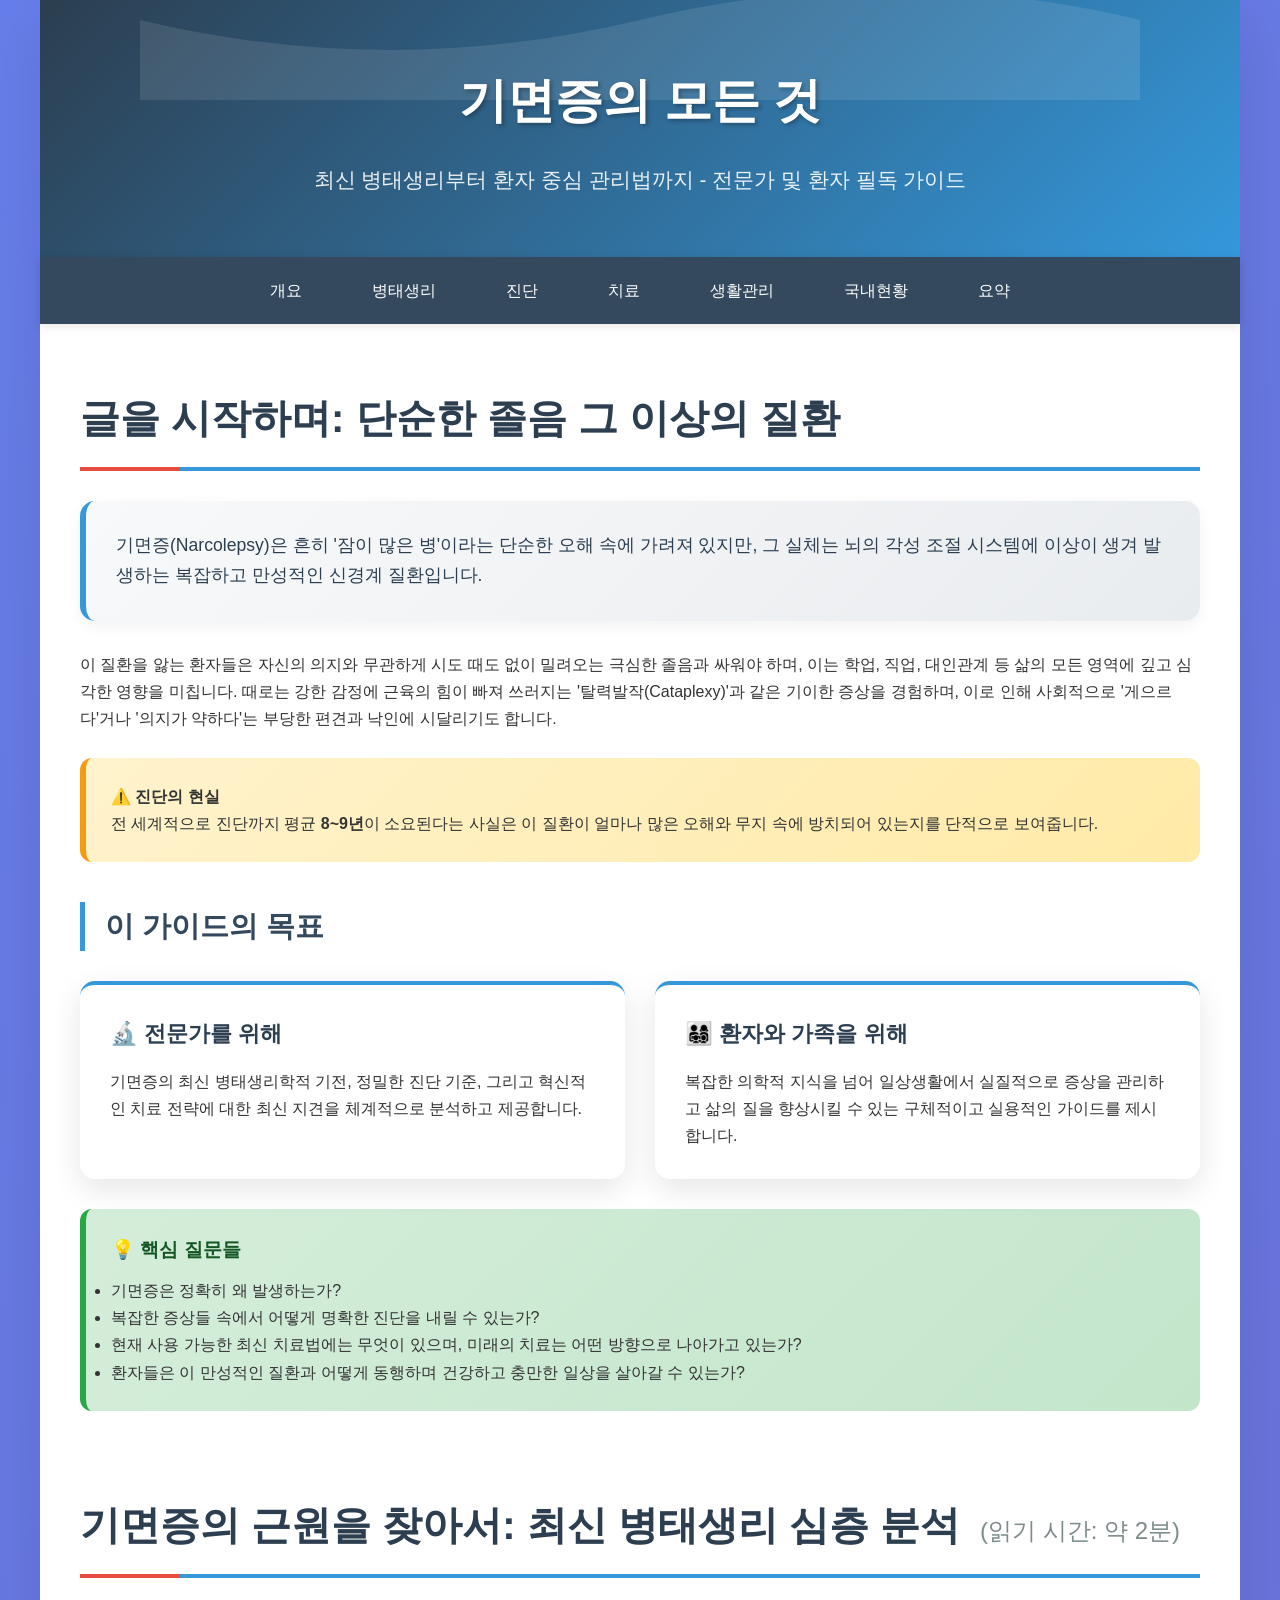
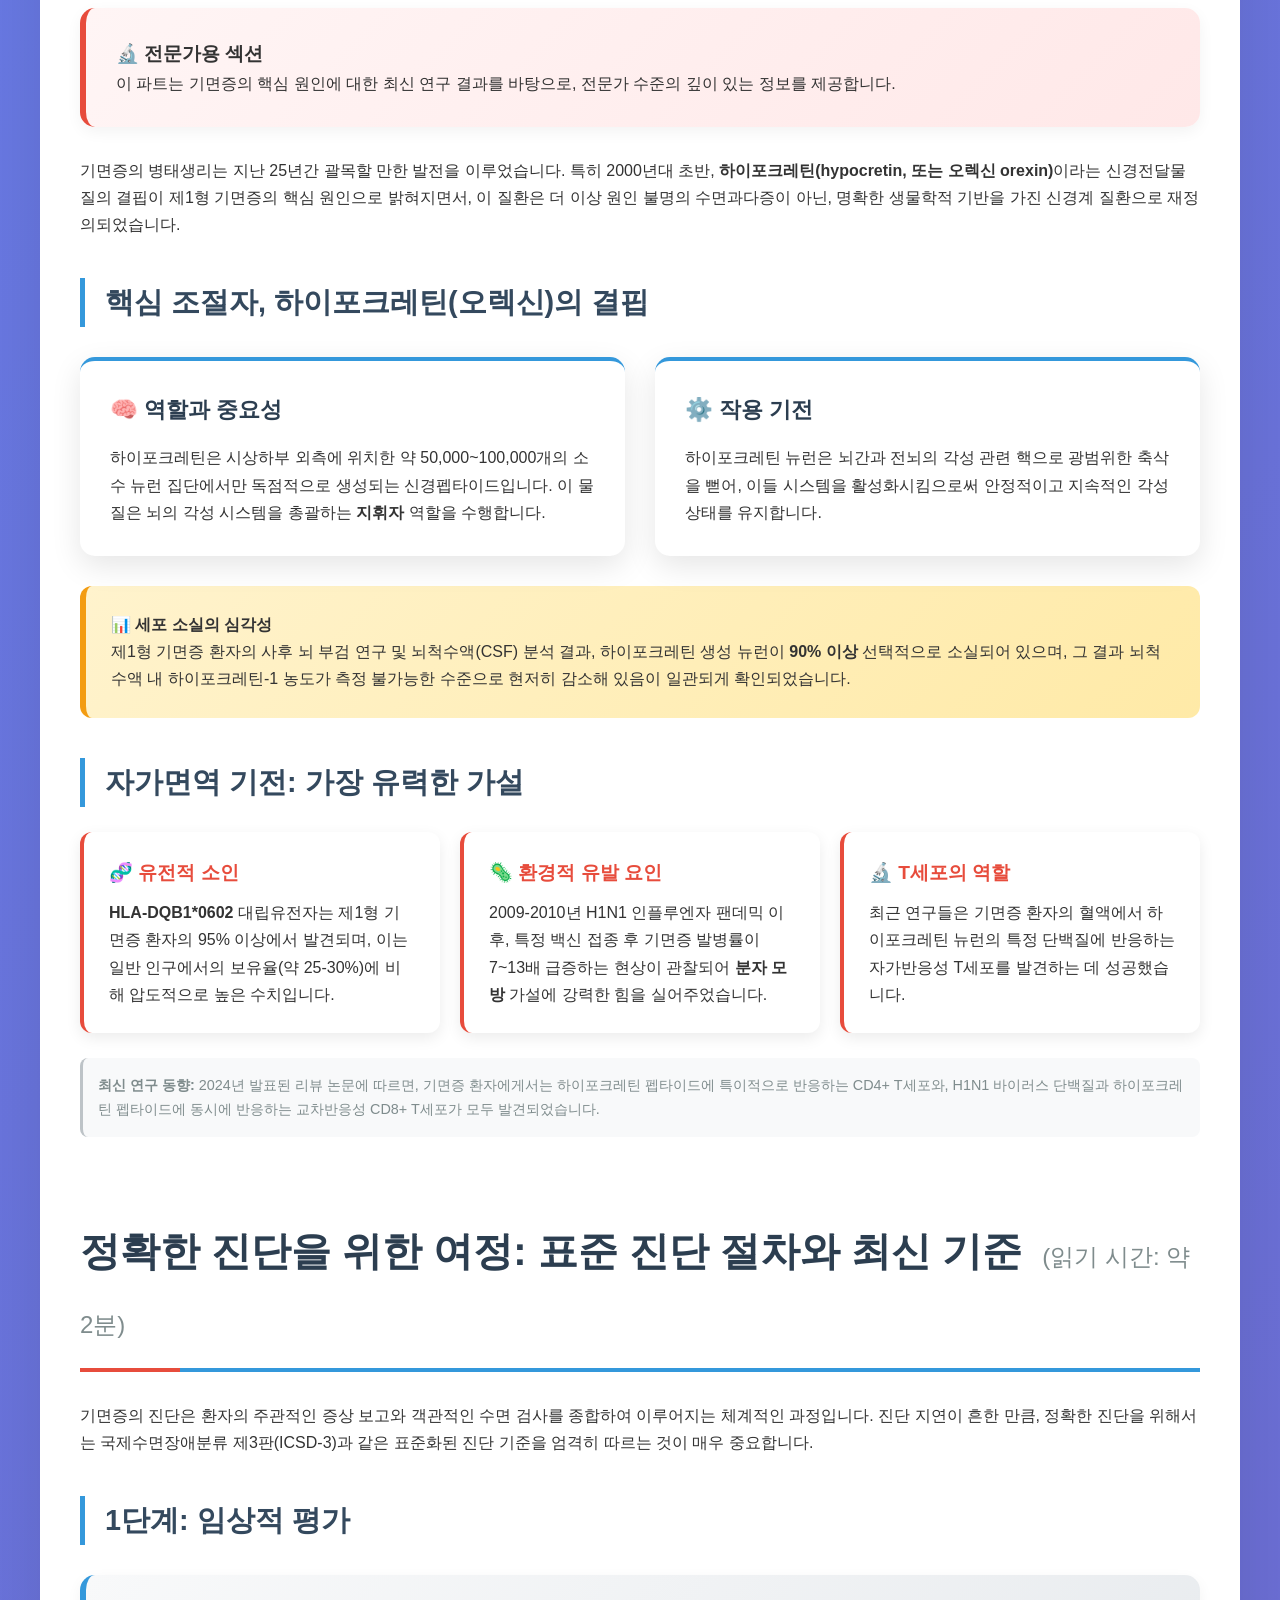
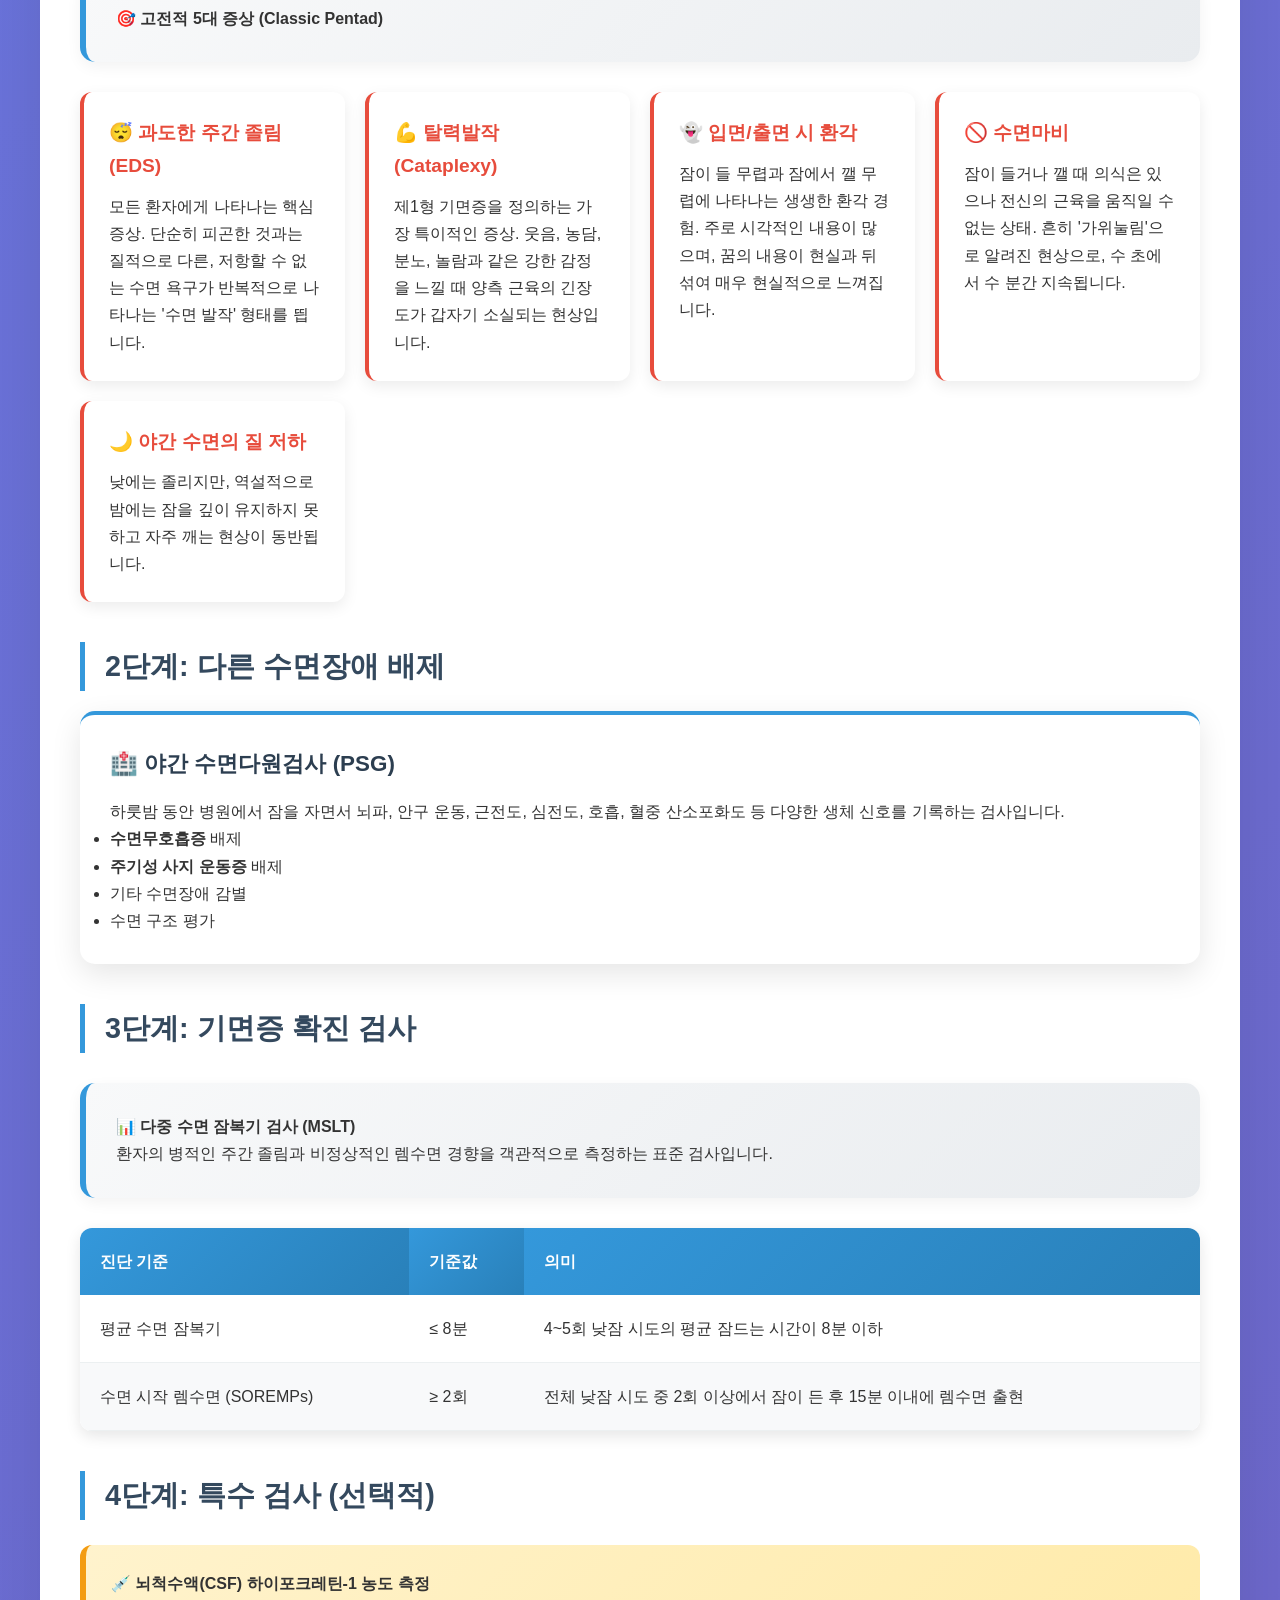
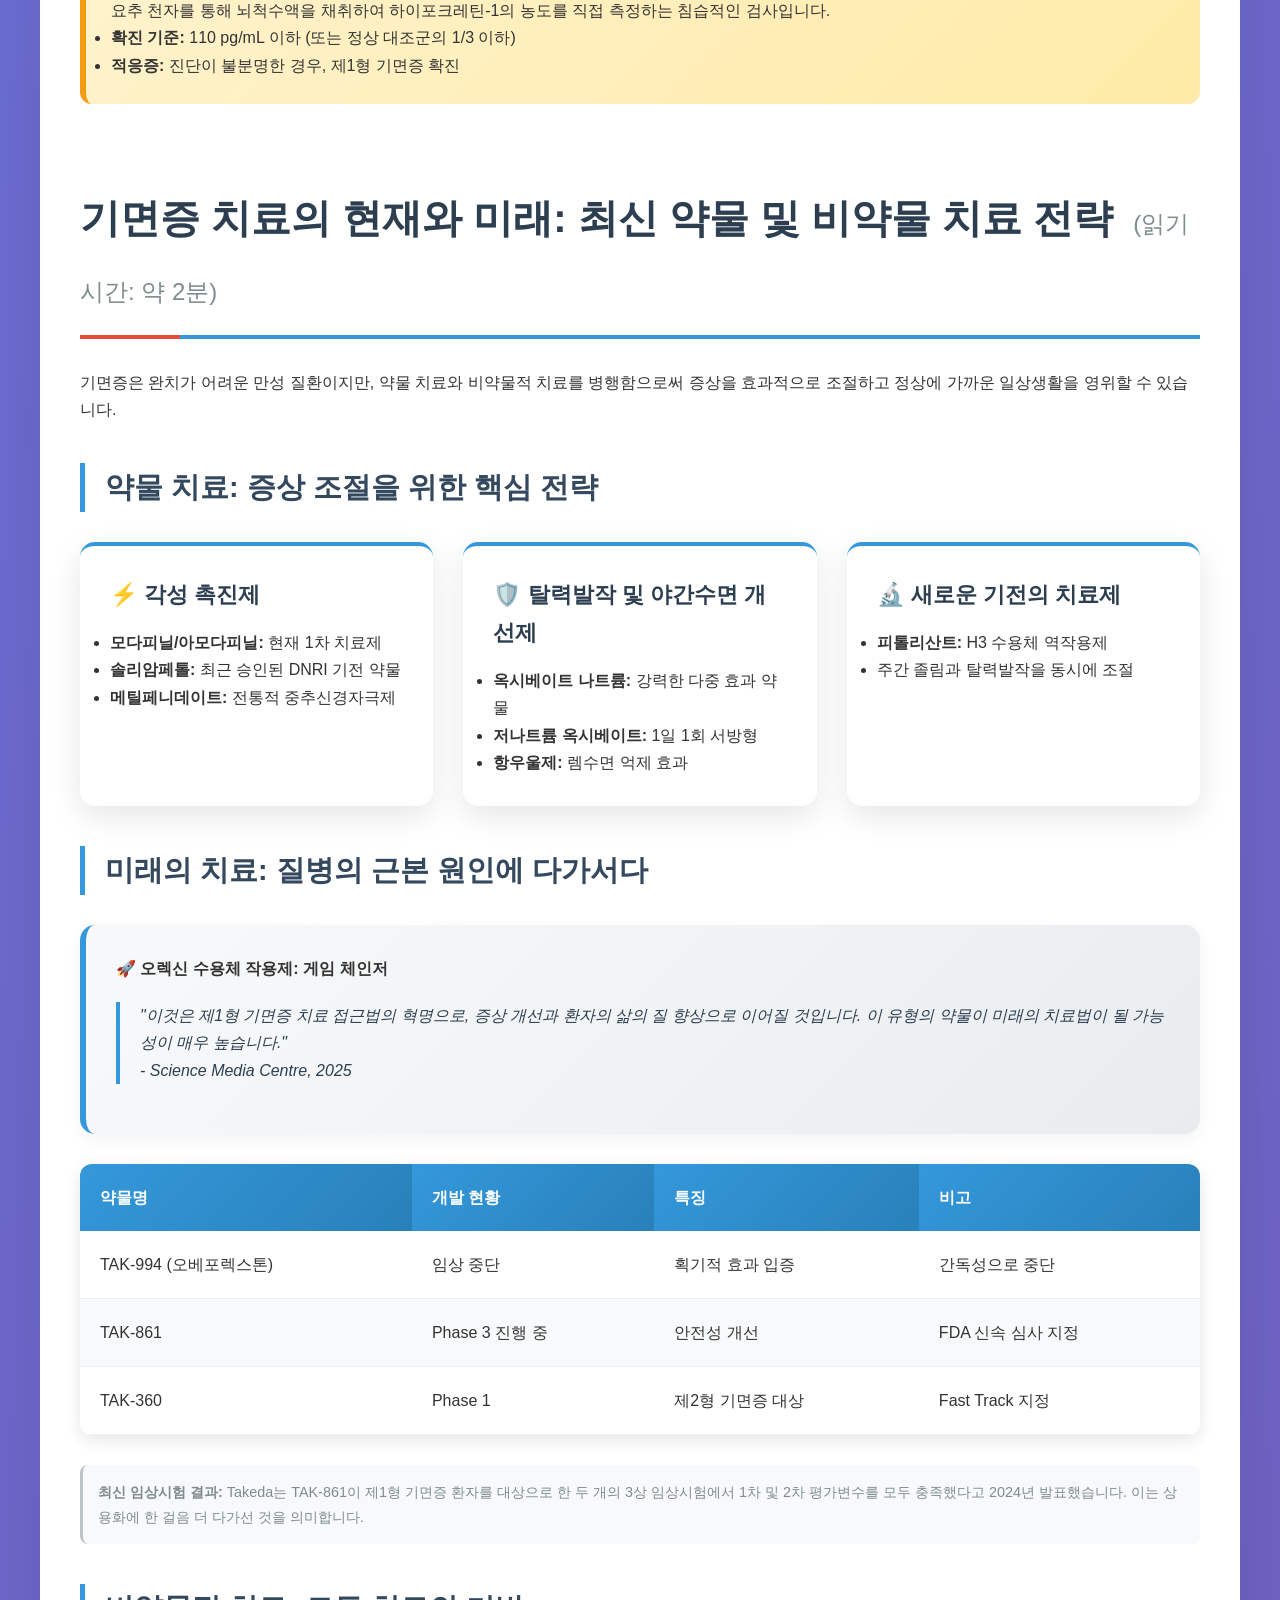
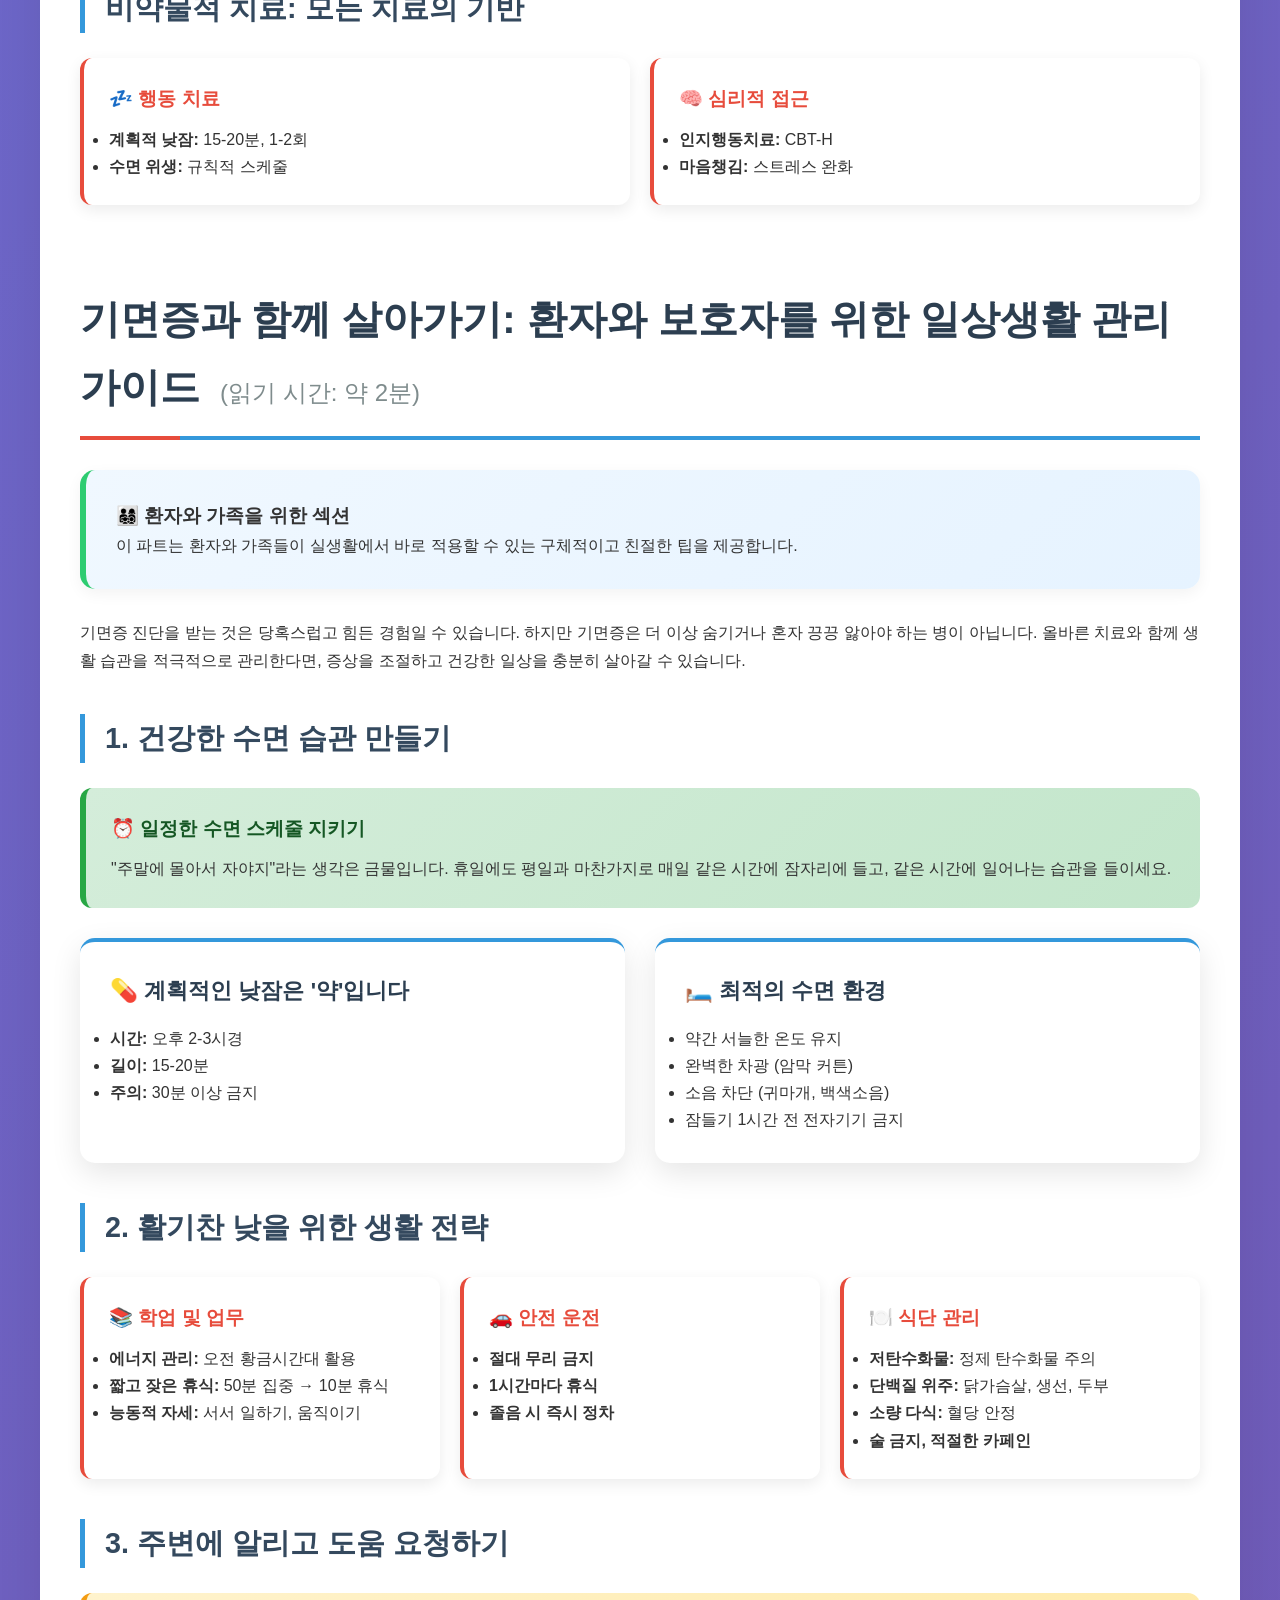
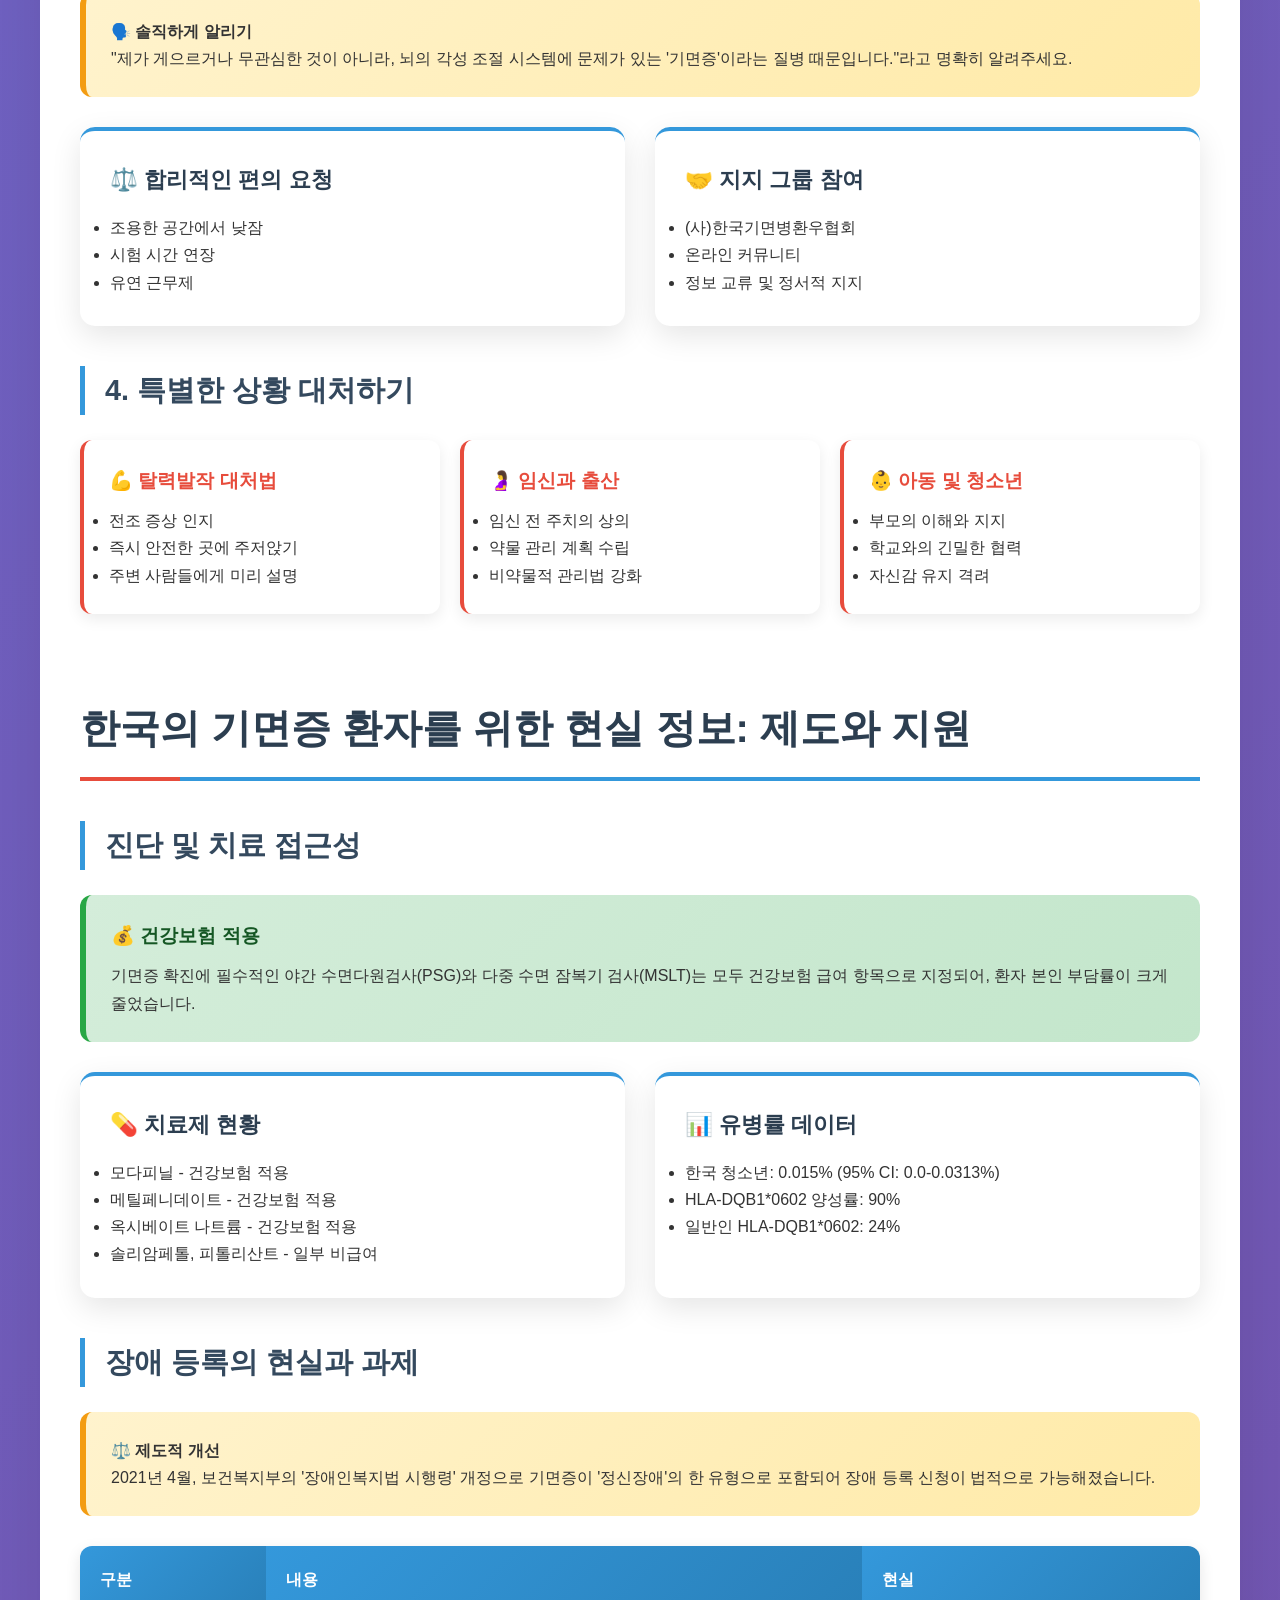
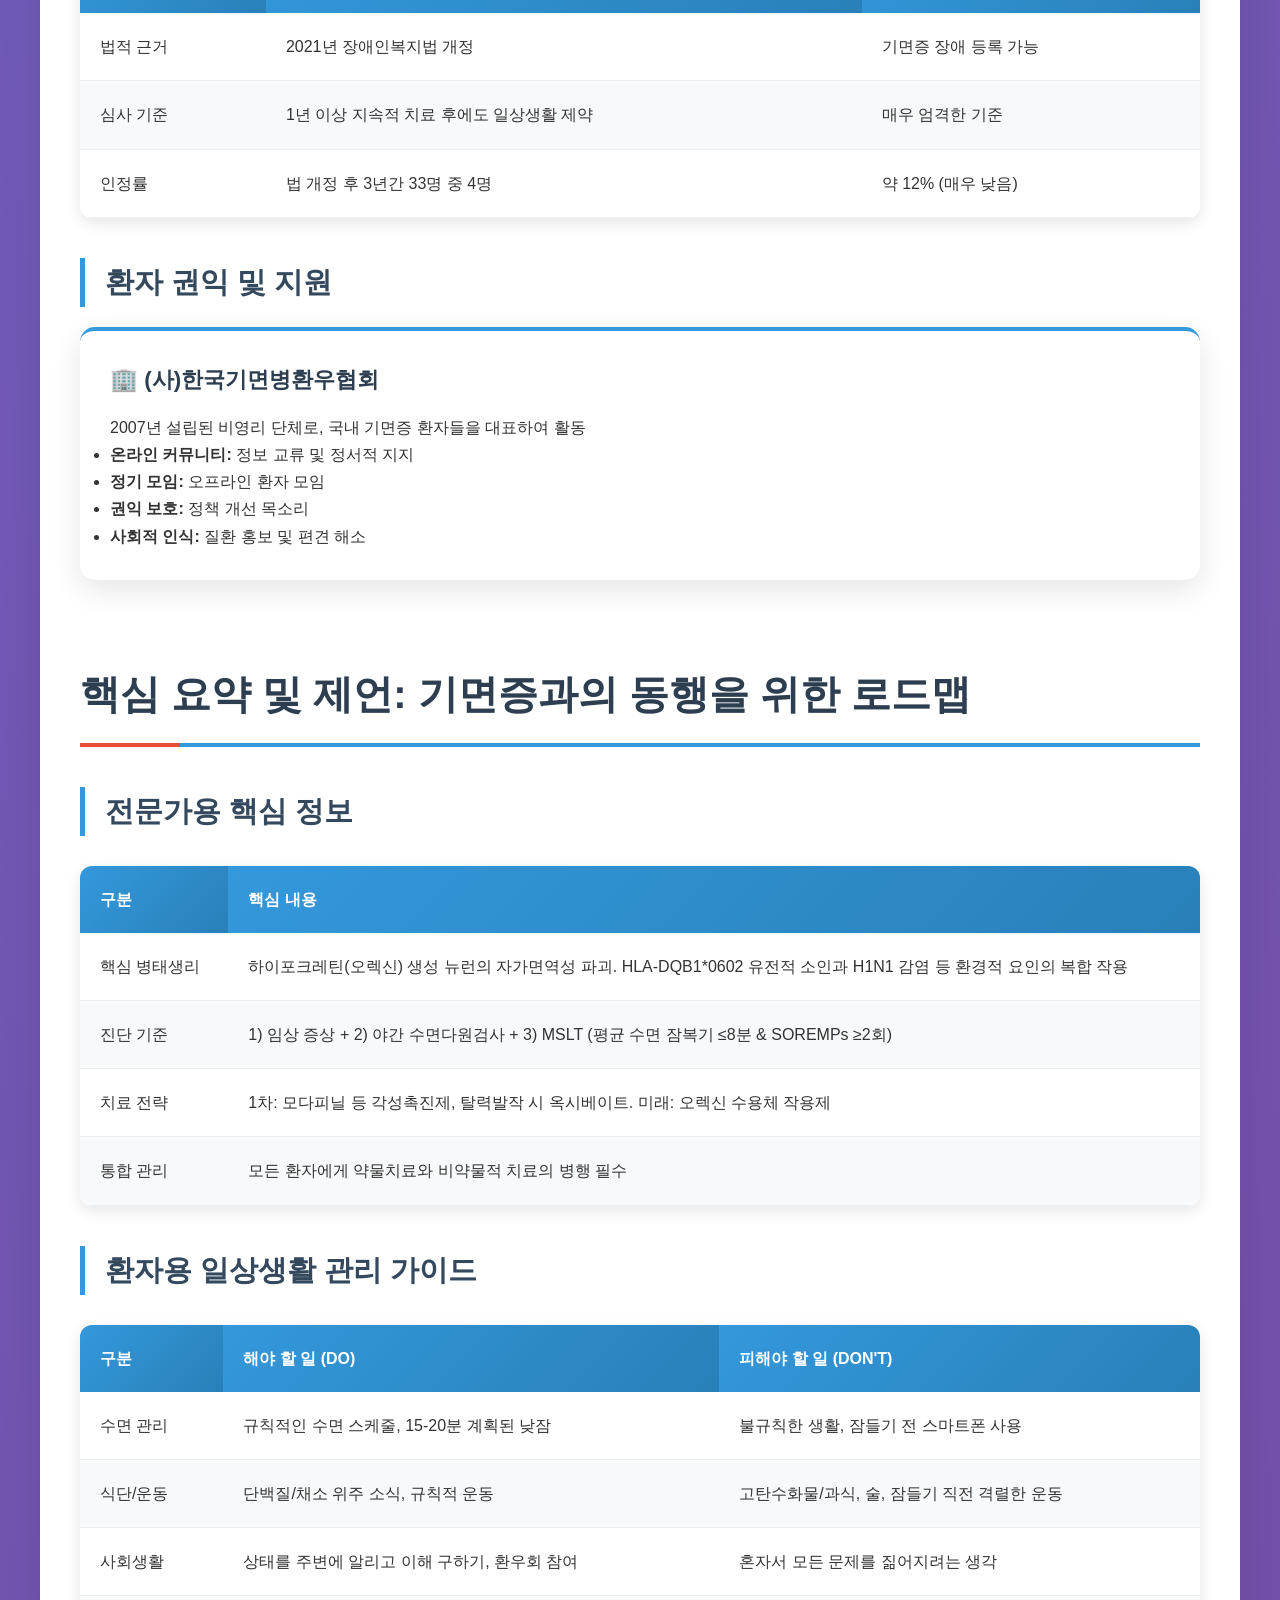
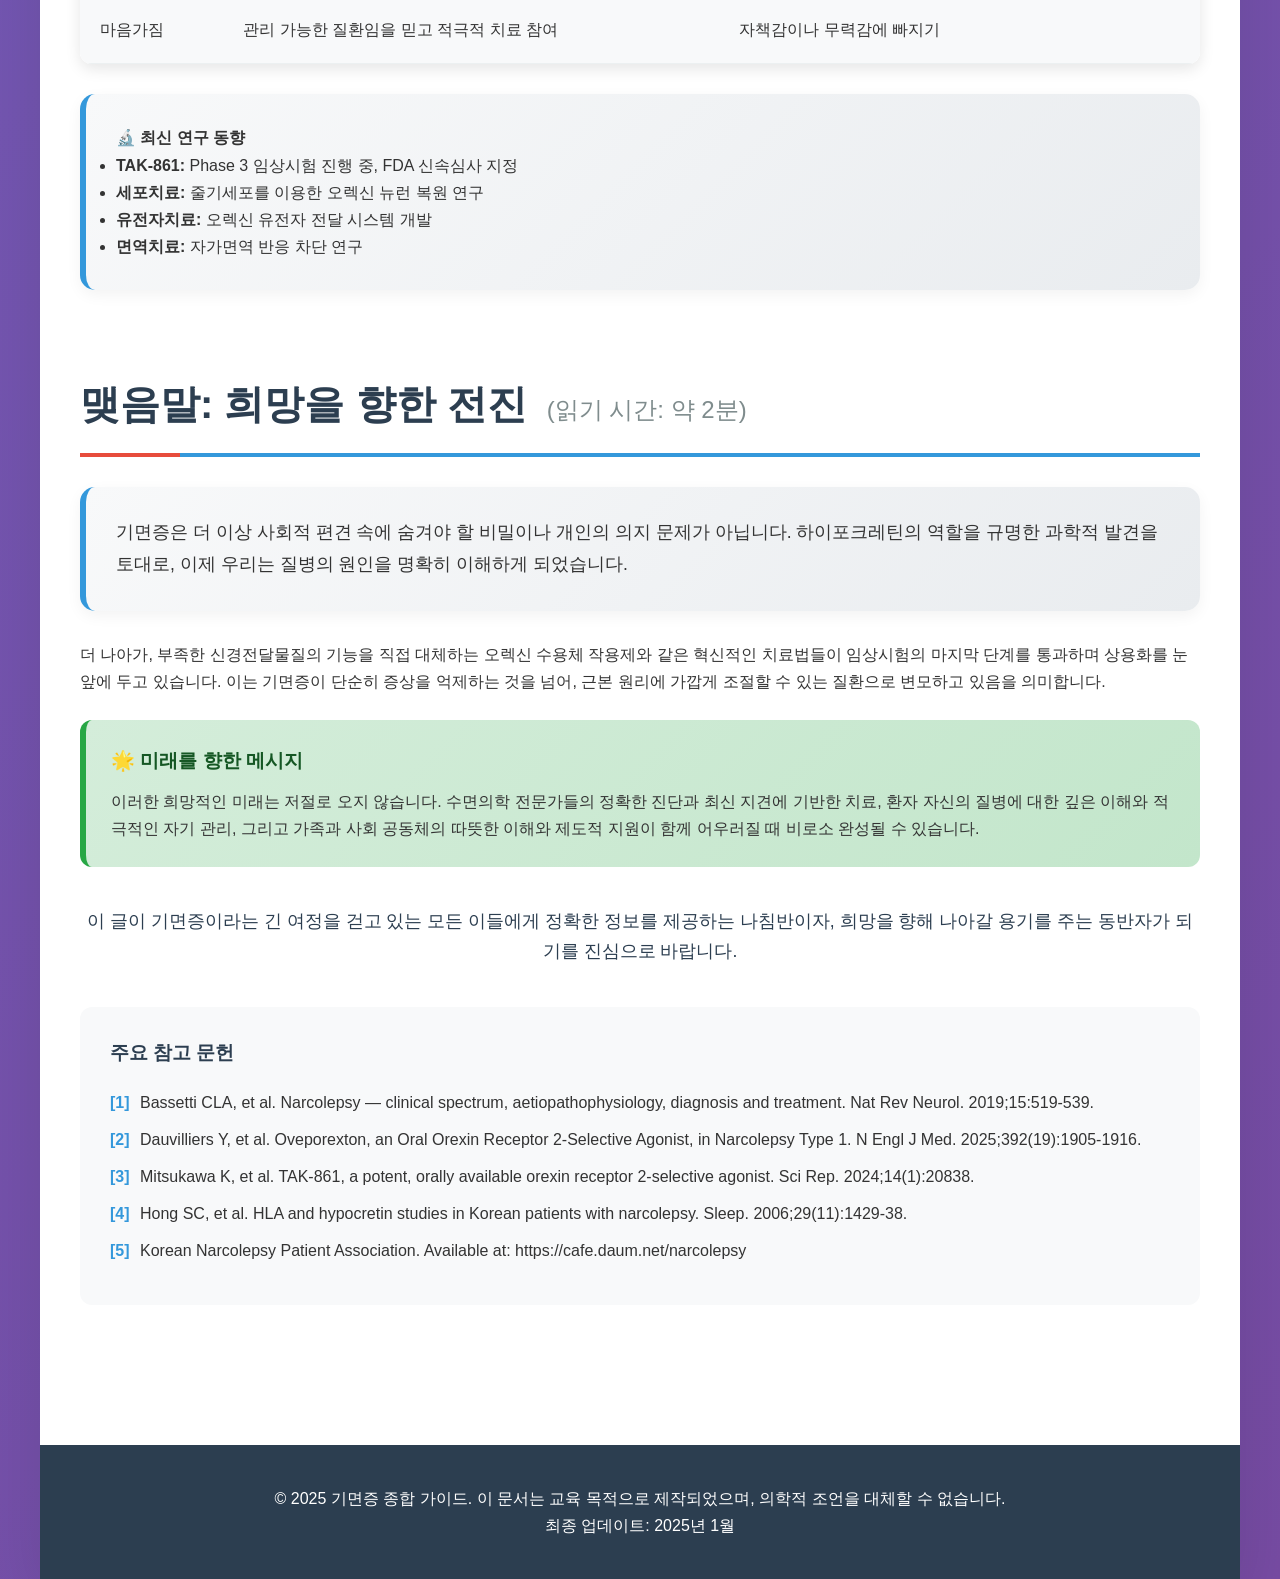
<file: archive/narcolepsy.html>
<!DOCTYPE html>
<html lang="ko">
<head>
    <meta charset="UTF-8">
    <meta name="viewport" content="width=device-width, initial-scale=1.0">
    <title>기면증의 모든 것: 최신 연구부터 환자 관리까지</title>
    <style>
        * {
            margin: 0;
            padding: 0;
            box-sizing: border-box;
        }
        
        body {
            font-family: -apple-system, BlinkMacSystemFont, "Segoe UI", Roboto, "Helvetica Neue", Arial, sans-serif;
            line-height: 1.7;
            color: #333;
            background: linear-gradient(135deg, #667eea 0%, #764ba2 100%);
            min-height: 100vh;
        }
        
        .container {
            max-width: 1200px;
            margin: 0 auto;
            background: white;
            box-shadow: 0 20px 60px rgba(0,0,0,0.1);
            min-height: 100vh;
        }
        
        .header {
            background: linear-gradient(135deg, #2c3e50, #3498db);
            color: white;
            padding: 60px 40px;
            text-align: center;
            position: relative;
            overflow: hidden;
        }
        
        .header::before {
            content: '';
            position: absolute;
            top: 0;
            left: 0;
            right: 0;
            bottom: 0;
            background: url('data:image/svg+xml,<svg xmlns="http://www.w3.org/2000/svg" viewBox="0 0 1000 100" fill="white" opacity="0.1"><path d="M0,20 Q250,80 500,20 T1000,20 L1000,100 L0,100 Z"/></svg>') repeat-x;
            background-size: 100% 100px;
        }
        
        .header h1 {
            font-size: 3em;
            margin-bottom: 20px;
            font-weight: 700;
            text-shadow: 2px 2px 4px rgba(0,0,0,0.3);
            position: relative;
            z-index: 2;
        }
        
        .header .subtitle {
            font-size: 1.3em;
            opacity: 0.9;
            font-weight: 300;
            position: relative;
            z-index: 2;
        }
        
        .nav-menu {
            background: #34495e;
            padding: 20px 40px;
            position: sticky;
            top: 0;
            z-index: 100;
            box-shadow: 0 2px 10px rgba(0,0,0,0.1);
        }
        
        .nav-menu ul {
            list-style: none;
            display: flex;
            flex-wrap: wrap;
            gap: 30px;
            justify-content: center;
        }
        
        .nav-menu a {
            color: white;
            text-decoration: none;
            padding: 10px 20px;
            border-radius: 25px;
            transition: all 0.3s ease;
            font-weight: 500;
        }
        
        .nav-menu a:hover {
            background: #3498db;
            transform: translateY(-2px);
        }
        
        .content {
            padding: 60px 40px;
        }
        
        .section {
            margin-bottom: 80px;
        }
        
        .section-title {
            font-size: 2.5em;
            color: #2c3e50;
            margin-bottom: 30px;
            padding-bottom: 15px;
            border-bottom: 4px solid #3498db;
            position: relative;
        }
        
        .section-title::after {
            content: '';
            position: absolute;
            bottom: -4px;
            left: 0;
            width: 100px;
            height: 4px;
            background: #e74c3c;
        }
        
        .subsection-title {
            font-size: 1.8em;
            color: #34495e;
            margin: 40px 0 20px 0;
            padding-left: 20px;
            border-left: 5px solid #3498db;
            position: relative;
        }
        
        .highlight-box {
            background: linear-gradient(135deg, #f8f9fa, #e9ecef);
            padding: 30px;
            border-radius: 15px;
            border-left: 6px solid #3498db;
            margin: 30px 0;
            box-shadow: 0 5px 15px rgba(0,0,0,0.05);
        }
        
        .expert-section {
            background: linear-gradient(135deg, #fff5f5, #ffe8e8);
            border-left: 6px solid #e74c3c;
        }
        
        .patient-section {
            background: linear-gradient(135deg, #f0f8ff, #e6f3ff);
            border-left: 6px solid #2ecc71;
        }
        
        .warning-box {
            background: linear-gradient(135deg, #fff3cd, #ffeaa7);
            padding: 25px;
            border-radius: 12px;
            border-left: 6px solid #f39c12;
            margin: 25px 0;
        }
        
        .info-grid {
            display: grid;
            grid-template-columns: repeat(auto-fit, minmax(300px, 1fr));
            gap: 30px;
            margin: 30px 0;
        }
        
        .info-card {
            background: white;
            padding: 30px;
            border-radius: 15px;
            box-shadow: 0 10px 30px rgba(0,0,0,0.1);
            border-top: 4px solid #3498db;
            transition: transform 0.3s ease;
        }
        
        .info-card:hover {
            transform: translateY(-5px);
        }
        
        .info-card h3 {
            color: #2c3e50;
            margin-bottom: 15px;
            font-size: 1.4em;
        }
        
        .symptoms-list {
            display: grid;
            grid-template-columns: repeat(auto-fit, minmax(250px, 1fr));
            gap: 20px;
            margin: 25px 0;
        }
        
        .symptom-card {
            background: white;
            padding: 25px;
            border-radius: 12px;
            box-shadow: 0 5px 15px rgba(0,0,0,0.08);
            border-left: 4px solid #e74c3c;
        }
        
        .symptom-card h4 {
            color: #e74c3c;
            margin-bottom: 10px;
            font-size: 1.2em;
        }
        
        .table-container {
            overflow-x: auto;
            margin: 30px 0;
            border-radius: 12px;
            box-shadow: 0 5px 15px rgba(0,0,0,0.1);
        }
        
        table {
            width: 100%;
            border-collapse: collapse;
            background: white;
        }
        
        th {
            background: linear-gradient(135deg, #3498db, #2980b9);
            color: white;
            padding: 20px;
            text-align: left;
            font-weight: 600;
        }
        
        td {
            padding: 20px;
            border-bottom: 1px solid #ecf0f1;
        }
        
        tr:nth-child(even) {
            background: #f8f9fa;
        }
        
        .citation {
            font-size: 0.9em;
            color: #7f8c8d;
            background: #f8f9fa;
            padding: 15px;
            border-radius: 8px;
            margin: 20px 0;
            border-left: 3px solid #bdc3c7;
        }
        
        .tip-box {
            background: linear-gradient(135deg, #d4edda, #c3e6cb);
            padding: 25px;
            border-radius: 12px;
            border-left: 6px solid #28a745;
            margin: 25px 0;
        }
        
        .tip-box h4 {
            color: #155724;
            margin-bottom: 10px;
            font-size: 1.2em;
        }
        
        .progress-bar {
            background: #ecf0f1;
            height: 8px;
            border-radius: 4px;
            overflow: hidden;
            margin: 20px 0;
        }
        
        .progress-fill {
            height: 100%;
            background: linear-gradient(90deg, #3498db, #2ecc71);
            width: 0;
            transition: width 2s ease;
        }
        
        .footer {
            background: #2c3e50;
            color: white;
            padding: 40px;
            text-align: center;
        }
        
        .references {
            background: #f8f9fa;
            padding: 30px;
            border-radius: 12px;
            margin: 40px 0;
        }
        
        .references h3 {
            color: #2c3e50;
            margin-bottom: 20px;
        }
        
        .references ul {
            list-style: none;
            counter-reset: ref-counter;
        }
        
        .references li {
            counter-increment: ref-counter;
            margin-bottom: 10px;
            padding-left: 30px;
            position: relative;
        }
        
        .references li::before {
            content: "[" counter(ref-counter) "]";
            position: absolute;
            left: 0;
            color: #3498db;
            font-weight: bold;
        }
        
        @media (max-width: 768px) {
            .header {
                padding: 40px 20px;
            }
            
            .header h1 {
                font-size: 2.2em;
            }
            
            .content {
                padding: 40px 20px;
            }
            
            .section-title {
                font-size: 2em;
            }
            
            .nav-menu {
                padding: 15px 20px;
            }
            
            .nav-menu ul {
                flex-direction: column;
                gap: 10px;
            }
        }
        
        .scroll-progress {
            position: fixed;
            top: 0;
            left: 0;
            width: 0;
            height: 4px;
            background: linear-gradient(90deg, #3498db, #e74c3c);
            z-index: 1000;
            transition: width 0.1s ease;
        }
    </style>
</head>
<body>
    <div class="scroll-progress"></div>
    
    <div class="container">
        <header class="header">
            <h1>기면증의 모든 것</h1>
            <p class="subtitle">최신 병태생리부터 환자 중심 관리법까지 - 전문가 및 환자 필독 가이드</p>
        </header>
        
        <nav class="nav-menu">
            <ul>
                <li><a href="#introduction">개요</a></li>
                <li><a href="#pathophysiology">병태생리</a></li>
                <li><a href="#diagnosis">진단</a></li>
                <li><a href="#treatment">치료</a></li>
                <li><a href="#daily-life">생활관리</a></li>
                <li><a href="#korea-info">국내현황</a></li>
                <li><a href="#summary">요약</a></li>
            </ul>
        </nav>
        
        <main class="content">
            <section id="introduction" class="section">
                <h2 class="section-title">글을 시작하며: 단순한 졸음 그 이상의 질환</h2>
                
                <div class="highlight-box">
                    <p style="font-size: 1.1em; font-weight: 500; color: #2c3e50;">기면증(Narcolepsy)은 흔히 '잠이 많은 병'이라는 단순한 오해 속에 가려져 있지만, 그 실체는 뇌의 각성 조절 시스템에 이상이 생겨 발생하는 복잡하고 만성적인 신경계 질환입니다.</p>
                </div>
                
                <p>이 질환을 앓는 환자들은 자신의 의지와 무관하게 시도 때도 없이 밀려오는 극심한 졸음과 싸워야 하며, 이는 학업, 직업, 대인관계 등 삶의 모든 영역에 깊고 심각한 영향을 미칩니다. 때로는 강한 감정에 근육의 힘이 빠져 쓰러지는 '탈력발작(Cataplexy)'과 같은 기이한 증상을 경험하며, 이로 인해 사회적으로 '게으르다'거나 '의지가 약하다'는 부당한 편견과 낙인에 시달리기도 합니다.</p>
                
                <div class="warning-box">
                    <h4>⚠️ 진단의 현실</h4>
                    <p>전 세계적으로 진단까지 평균 <strong>8~9년</strong>이 소요된다는 사실은 이 질환이 얼마나 많은 오해와 무지 속에 방치되어 있는지를 단적으로 보여줍니다.</p>
                </div>
                
                <h3 class="subsection-title">이 가이드의 목표</h3>
                
                <div class="info-grid">
                    <div class="info-card">
                        <h3>🔬 전문가를 위해</h3>
                        <p>기면증의 최신 병태생리학적 기전, 정밀한 진단 기준, 그리고 혁신적인 치료 전략에 대한 최신 지견을 체계적으로 분석하고 제공합니다.</p>
                    </div>
                    <div class="info-card">
                        <h3>👨‍👩‍👧‍👦 환자와 가족을 위해</h3>
                        <p>복잡한 의학적 지식을 넘어 일상생활에서 실질적으로 증상을 관리하고 삶의 질을 향상시킬 수 있는 구체적이고 실용적인 가이드를 제시합니다.</p>
                    </div>
                </div>
                
                <div class="tip-box">
                    <h4>💡 핵심 질문들</h4>
                    <ul>
                        <li>기면증은 정확히 왜 발생하는가?</li>
                        <li>복잡한 증상들 속에서 어떻게 명확한 진단을 내릴 수 있는가?</li>
                        <li>현재 사용 가능한 최신 치료법에는 무엇이 있으며, 미래의 치료는 어떤 방향으로 나아가고 있는가?</li>
                        <li>환자들은 이 만성적인 질환과 어떻게 동행하며 건강하고 충만한 일상을 살아갈 수 있는가?</li>
                    </ul>
                </div>
            </section>
            
            <section id="pathophysiology" class="section">
                <h2 class="section-title">기면증의 근원을 찾아서: 최신 병태생리 심층 분석</h2>
                
                <div class="highlight-box expert-section">
                    <h3>🔬 전문가용 섹션</h3>
                    <p>이 파트는 기면증의 핵심 원인에 대한 최신 연구 결과를 바탕으로, 전문가 수준의 깊이 있는 정보를 제공합니다.</p>
                </div>
                
                <p>기면증의 병태생리는 지난 25년간 괄목할 만한 발전을 이루었습니다. 특히 2000년대 초반, <strong>하이포크레틴(hypocretin, 또는 오렉신 orexin)</strong>이라는 신경전달물질의 결핍이 제1형 기면증의 핵심 원인으로 밝혀지면서, 이 질환은 더 이상 원인 불명의 수면과다증이 아닌, 명확한 생물학적 기반을 가진 신경계 질환으로 재정의되었습니다.</p>
                
                <h3 class="subsection-title">핵심 조절자, 하이포크레틴(오렉신)의 결핍</h3>
                
                <div class="info-grid">
                    <div class="info-card">
                        <h3>🧠 역할과 중요성</h3>
                        <p>하이포크레틴은 시상하부 외측에 위치한 약 50,000~100,000개의 소수 뉴런 집단에서만 독점적으로 생성되는 신경펩타이드입니다. 이 물질은 뇌의 각성 시스템을 총괄하는 <strong>지휘자</strong> 역할을 수행합니다.</p>
                    </div>
                    <div class="info-card">
                        <h3>⚙️ 작용 기전</h3>
                        <p>하이포크레틴 뉴런은 뇌간과 전뇌의 각성 관련 핵으로 광범위한 축삭을 뻗어, 이들 시스템을 활성화시킴으로써 안정적이고 지속적인 각성 상태를 유지합니다.</p>
                    </div>
                </div>
                
                <div class="warning-box">
                    <h4>📊 세포 소실의 심각성</h4>
                    <p>제1형 기면증 환자의 사후 뇌 부검 연구 및 뇌척수액(CSF) 분석 결과, 하이포크레틴 생성 뉴런이 <strong>90% 이상</strong> 선택적으로 소실되어 있으며, 그 결과 뇌척수액 내 하이포크레틴-1 농도가 측정 불가능한 수준으로 현저히 감소해 있음이 일관되게 확인되었습니다.</p>
                </div>
                
                <h3 class="subsection-title">자가면역 기전: 가장 유력한 가설</h3>
                
                <div class="symptoms-list">
                    <div class="symptom-card">
                        <h4>🧬 유전적 소인</h4>
                        <p><strong>HLA-DQB1*0602</strong> 대립유전자는 제1형 기면증 환자의 95% 이상에서 발견되며, 이는 일반 인구에서의 보유율(약 25-30%)에 비해 압도적으로 높은 수치입니다.</p>
                    </div>
                    <div class="symptom-card">
                        <h4>🦠 환경적 유발 요인</h4>
                        <p>2009-2010년 H1N1 인플루엔자 팬데믹 이후, 특정 백신 접종 후 기면증 발병률이 7~13배 급증하는 현상이 관찰되어 <strong>분자 모방</strong> 가설에 강력한 힘을 실어주었습니다.</p>
                    </div>
                    <div class="symptom-card">
                        <h4>🔬 T세포의 역할</h4>
                        <p>최근 연구들은 기면증 환자의 혈액에서 하이포크레틴 뉴런의 특정 단백질에 반응하는 자가반응성 T세포를 발견하는 데 성공했습니다.</p>
                    </div>
                </div>
                
                <div class="citation">
                    <strong>최신 연구 동향:</strong> 2024년 발표된 리뷰 논문에 따르면, 기면증 환자에게서는 하이포크레틴 펩타이드에 특이적으로 반응하는 CD4+ T세포와, H1N1 바이러스 단백질과 하이포크레틴 펩타이드에 동시에 반응하는 교차반응성 CD8+ T세포가 모두 발견되었습니다.
                </div>
            </section>
            
            <section id="diagnosis" class="section">
                <h2 class="section-title">정확한 진단을 위한 여정: 표준 진단 절차와 최신 기준</h2>
                
                <p>기면증의 진단은 환자의 주관적인 증상 보고와 객관적인 수면 검사를 종합하여 이루어지는 체계적인 과정입니다. 진단 지연이 흔한 만큼, 정확한 진단을 위해서는 국제수면장애분류 제3판(ICSD-3)과 같은 표준화된 진단 기준을 엄격히 따르는 것이 매우 중요합니다.</p>
                
                <h3 class="subsection-title">1단계: 임상적 평가</h3>
                
                <div class="highlight-box">
                    <h4>🎯 고전적 5대 증상 (Classic Pentad)</h4>
                </div>
                
                <div class="symptoms-list">
                    <div class="symptom-card">
                        <h4>😴 과도한 주간 졸림 (EDS)</h4>
                        <p>모든 환자에게 나타나는 핵심 증상. 단순히 피곤한 것과는 질적으로 다른, 저항할 수 없는 수면 욕구가 반복적으로 나타나는 '수면 발작' 형태를 띕니다.</p>
                    </div>
                    <div class="symptom-card">
                        <h4>💪 탈력발작 (Cataplexy)</h4>
                        <p>제1형 기면증을 정의하는 가장 특이적인 증상. 웃음, 농담, 분노, 놀람과 같은 강한 감정을 느낄 때 양측 근육의 긴장도가 갑자기 소실되는 현상입니다.</p>
                    </div>
                    <div class="symptom-card">
                        <h4>👻 입면/출면 시 환각</h4>
                        <p>잠이 들 무렵과 잠에서 깰 무렵에 나타나는 생생한 환각 경험. 주로 시각적인 내용이 많으며, 꿈의 내용이 현실과 뒤섞여 매우 현실적으로 느껴집니다.</p>
                    </div>
                    <div class="symptom-card">
                        <h4>🚫 수면마비</h4>
                        <p>잠이 들거나 깰 때 의식은 있으나 전신의 근육을 움직일 수 없는 상태. 흔히 '가위눌림'으로 알려진 현상으로, 수 초에서 수 분간 지속됩니다.</p>
                    </div>
                    <div class="symptom-card">
                        <h4>🌙 야간 수면의 질 저하</h4>
                        <p>낮에는 졸리지만, 역설적으로 밤에는 잠을 깊이 유지하지 못하고 자주 깨는 현상이 동반됩니다.</p>
                    </div>
                </div>
                
                <h3 class="subsection-title">2단계: 다른 수면장애 배제</h3>
                
                <div class="info-card">
                    <h3>🏥 야간 수면다원검사 (PSG)</h3>
                    <p>하룻밤 동안 병원에서 잠을 자면서 뇌파, 안구 운동, 근전도, 심전도, 호흡, 혈중 산소포화도 등 다양한 생체 신호를 기록하는 검사입니다.</p>
                    <ul>
                        <li><strong>수면무호흡증</strong> 배제</li>
                        <li><strong>주기성 사지 운동증</strong> 배제</li>
                        <li>기타 수면장애 감별</li>
                        <li>수면 구조 평가</li>
                    </ul>
                </div>
                
                <h3 class="subsection-title">3단계: 기면증 확진 검사</h3>
                
                <div class="highlight-box">
                    <h4>📊 다중 수면 잠복기 검사 (MSLT)</h4>
                    <p>환자의 병적인 주간 졸림과 비정상적인 렘수면 경향을 객관적으로 측정하는 표준 검사입니다.</p>
                </div>
                
                <div class="table-container">
                    <table>
                        <thead>
                            <tr>
                                <th>진단 기준</th>
                                <th>기준값</th>
                                <th>의미</th>
                            </tr>
                        </thead>
                        <tbody>
                            <tr>
                                <td>평균 수면 잠복기</td>
                                <td>≤ 8분</td>
                                <td>4~5회 낮잠 시도의 평균 잠드는 시간이 8분 이하</td>
                            </tr>
                            <tr>
                                <td>수면 시작 렘수면 (SOREMPs)</td>
                                <td>≥ 2회</td>
                                <td>전체 낮잠 시도 중 2회 이상에서 잠이 든 후 15분 이내에 렘수면 출현</td>
                            </tr>
                        </tbody>
                    </table>
                </div>
                
                <h3 class="subsection-title">4단계: 특수 검사 (선택적)</h3>
                
                <div class="warning-box">
                    <h4>💉 뇌척수액(CSF) 하이포크레틴-1 농도 측정</h4>
                    <p>요추 천자를 통해 뇌척수액을 채취하여 하이포크레틴-1의 농도를 직접 측정하는 침습적인 검사입니다.</p>
                    <ul>
                        <li><strong>확진 기준:</strong> 110 pg/mL 이하 (또는 정상 대조군의 1/3 이하)</li>
                        <li><strong>적응증:</strong> 진단이 불분명한 경우, 제1형 기면증 확진</li>
                    </ul>
                </div>
            </section>
            
            <section id="treatment" class="section">
                <h2 class="section-title">기면증 치료의 현재와 미래: 최신 약물 및 비약물 치료 전략</h2>
                
                <p>기면증은 완치가 어려운 만성 질환이지만, 약물 치료와 비약물적 치료를 병행함으로써 증상을 효과적으로 조절하고 정상에 가까운 일상생활을 영위할 수 있습니다.</p>
                
                <h3 class="subsection-title">약물 치료: 증상 조절을 위한 핵심 전략</h3>
                
                <div class="info-grid">
                    <div class="info-card">
                        <h3>⚡ 각성 촉진제</h3>
                        <ul>
                            <li><strong>모다피닐/아모다피닐:</strong> 현재 1차 치료제</li>
                            <li><strong>솔리암페톨:</strong> 최근 승인된 DNRI 기전 약물</li>
                            <li><strong>메틸페니데이트:</strong> 전통적 중추신경자극제</li>
                        </ul>
                    </div>
                    <div class="info-card">
                        <h3>🛡️ 탈력발작 및 야간수면 개선제</h3>
                        <ul>
                            <li><strong>옥시베이트 나트륨:</strong> 강력한 다중 효과 약물</li>
                            <li><strong>저나트륨 옥시베이트:</strong> 1일 1회 서방형</li>
                            <li><strong>항우울제:</strong> 렘수면 억제 효과</li>
                        </ul>
                    </div>
                    <div class="info-card">
                        <h3>🔬 새로운 기전의 치료제</h3>
                        <ul>
                            <li><strong>피톨리산트:</strong> H3 수용체 역작용제</li>
                            <li>주간 졸림과 탈력발작을 동시에 조절</li>
                        </ul>
                    </div>
                </div>
                
                <h3 class="subsection-title">미래의 치료: 질병의 근본 원인에 다가서다</h3>
                
                <div class="highlight-box">
                    <h4>🚀 오렉신 수용체 작용제: 게임 체인저</h4>
                    <blockquote style="font-style: italic; color: #2c3e50; border-left: 4px solid #3498db; padding-left: 20px; margin: 20px 0;">
                        "이것은 제1형 기면증 치료 접근법의 혁명으로, 증상 개선과 환자의 삶의 질 향상으로 이어질 것입니다. 이 유형의 약물이 미래의 치료법이 될 가능성이 매우 높습니다."<br>
                        <cite>- Science Media Centre, 2025</cite>
                    </blockquote>
                </div>
                
                <div class="table-container">
                    <table>
                        <thead>
                            <tr>
                                <th>약물명</th>
                                <th>개발 현황</th>
                                <th>특징</th>
                                <th>비고</th>
                            </tr>
                        </thead>
                        <tbody>
                            <tr>
                                <td>TAK-994 (오베포렉스톤)</td>
                                <td>임상 중단</td>
                                <td>획기적 효과 입증</td>
                                <td>간독성으로 중단</td>
                            </tr>
                            <tr>
                                <td>TAK-861</td>
                                <td>Phase 3 진행 중</td>
                                <td>안전성 개선</td>
                                <td>FDA 신속 심사 지정</td>
                            </tr>
                            <tr>
                                <td>TAK-360</td>
                                <td>Phase 1</td>
                                <td>제2형 기면증 대상</td>
                                <td>Fast Track 지정</td>
                            </tr>
                        </tbody>
                    </table>
                </div>
                
                <div class="citation">
                    <strong>최신 임상시험 결과:</strong> Takeda는 TAK-861이 제1형 기면증 환자를 대상으로 한 두 개의 3상 임상시험에서 1차 및 2차 평가변수를 모두 충족했다고 2024년 발표했습니다. 이는 상용화에 한 걸음 더 다가선 것을 의미합니다.
                </div>
                
                <h3 class="subsection-title">비약물적 치료: 모든 치료의 기반</h3>
                
                <div class="symptoms-list">
                    <div class="symptom-card">
                        <h4>💤 행동 치료</h4>
                        <ul>
                            <li><strong>계획적 낮잠:</strong> 15-20분, 1-2회</li>
                            <li><strong>수면 위생:</strong> 규칙적 스케줄</li>
                        </ul>
                    </div>
                    <div class="symptom-card">
                        <h4>🧠 심리적 접근</h4>
                        <ul>
                            <li><strong>인지행동치료:</strong> CBT-H</li>
                            <li><strong>마음챙김:</strong> 스트레스 완화</li>
                        </ul>
                    </div>
                </div>
            </section>
            
            <section id="daily-life" class="section">
                <h2 class="section-title">기면증과 함께 살아가기: 환자와 보호자를 위한 일상생활 관리 가이드</h2>
                
                <div class="highlight-box patient-section">
                    <h3>👨‍👩‍👧‍👦 환자와 가족을 위한 섹션</h3>
                    <p>이 파트는 환자와 가족들이 실생활에서 바로 적용할 수 있는 구체적이고 친절한 팁을 제공합니다.</p>
                </div>
                
                <p>기면증 진단을 받는 것은 당혹스럽고 힘든 경험일 수 있습니다. 하지만 기면증은 더 이상 숨기거나 혼자 끙끙 앓아야 하는 병이 아닙니다. 올바른 치료와 함께 생활 습관을 적극적으로 관리한다면, 증상을 조절하고 건강한 일상을 충분히 살아갈 수 있습니다.</p>
                
                <h3 class="subsection-title">1. 건강한 수면 습관 만들기</h3>
                
                <div class="tip-box">
                    <h4>⏰ 일정한 수면 스케줄 지키기</h4>
                    <p>"주말에 몰아서 자야지"라는 생각은 금물입니다. 휴일에도 평일과 마찬가지로 매일 같은 시간에 잠자리에 들고, 같은 시간에 일어나는 습관을 들이세요.</p>
                </div>
                
                <div class="info-grid">
                    <div class="info-card">
                        <h3>💊 계획적인 낮잠은 '약'입니다</h3>
                        <ul>
                            <li><strong>시간:</strong> 오후 2-3시경</li>
                            <li><strong>길이:</strong> 15-20분</li>
                            <li><strong>주의:</strong> 30분 이상 금지</li>
                        </ul>
                    </div>
                    <div class="info-card">
                        <h3>🛏️ 최적의 수면 환경</h3>
                        <ul>
                            <li>약간 서늘한 온도 유지</li>
                            <li>완벽한 차광 (암막 커튼)</li>
                            <li>소음 차단 (귀마개, 백색소음)</li>
                            <li>잠들기 1시간 전 전자기기 금지</li>
                        </ul>
                    </div>
                </div>
                
                <h3 class="subsection-title">2. 활기찬 낮을 위한 생활 전략</h3>
                
                <div class="symptoms-list">
                    <div class="symptom-card">
                        <h4>📚 학업 및 업무</h4>
                        <ul>
                            <li><strong>에너지 관리:</strong> 오전 황금시간대 활용</li>
                            <li><strong>짧고 잦은 휴식:</strong> 50분 집중 → 10분 휴식</li>
                            <li><strong>능동적 자세:</strong> 서서 일하기, 움직이기</li>
                        </ul>
                    </div>
                    <div class="symptom-card">
                        <h4>🚗 안전 운전</h4>
                        <ul>
                            <li><strong>절대 무리 금지</strong></li>
                            <li><strong>1시간마다 휴식</strong></li>
                            <li><strong>졸음 시 즉시 정차</strong></li>
                        </ul>
                    </div>
                    <div class="symptom-card">
                        <h4>🍽️ 식단 관리</h4>
                        <ul>
                            <li><strong>저탄수화물:</strong> 정제 탄수화물 주의</li>
                            <li><strong>단백질 위주:</strong> 닭가슴살, 생선, 두부</li>
                            <li><strong>소량 다식:</strong> 혈당 안정</li>
                            <li><strong>술 금지, 적절한 카페인</strong></li>
                        </ul>
                    </div>
                </div>
                
                <h3 class="subsection-title">3. 주변에 알리고 도움 요청하기</h3>
                
                <div class="warning-box">
                    <h4>🗣️ 솔직하게 알리기</h4>
                    <p>"제가 게으르거나 무관심한 것이 아니라, 뇌의 각성 조절 시스템에 문제가 있는 '기면증'이라는 질병 때문입니다."라고 명확히 알려주세요.</p>
                </div>
                
                <div class="info-grid">
                    <div class="info-card">
                        <h3>⚖️ 합리적인 편의 요청</h3>
                        <ul>
                            <li>조용한 공간에서 낮잠</li>
                            <li>시험 시간 연장</li>
                            <li>유연 근무제</li>
                        </ul>
                    </div>
                    <div class="info-card">
                        <h3>🤝 지지 그룹 참여</h3>
                        <ul>
                            <li>(사)한국기면병환우협회</li>
                            <li>온라인 커뮤니티</li>
                            <li>정보 교류 및 정서적 지지</li>
                        </ul>
                    </div>
                </div>
                
                <h3 class="subsection-title">4. 특별한 상황 대처하기</h3>
                
                <div class="symptoms-list">
                    <div class="symptom-card">
                        <h4>💪 탈력발작 대처법</h4>
                        <ul>
                            <li>전조 증상 인지</li>
                            <li>즉시 안전한 곳에 주저앉기</li>
                            <li>주변 사람들에게 미리 설명</li>
                        </ul>
                    </div>
                    <div class="symptom-card">
                        <h4>🤰 임신과 출산</h4>
                        <ul>
                            <li>임신 전 주치의 상의</li>
                            <li>약물 관리 계획 수립</li>
                            <li>비약물적 관리법 강화</li>
                        </ul>
                    </div>
                    <div class="symptom-card">
                        <h4>👶 아동 및 청소년</h4>
                        <ul>
                            <li>부모의 이해와 지지</li>
                            <li>학교와의 긴밀한 협력</li>
                            <li>자신감 유지 격려</li>
                        </ul>
                    </div>
                </div>
            </section>
            
            <section id="korea-info" class="section">
                <h2 class="section-title">한국의 기면증 환자를 위한 현실 정보: 제도와 지원</h2>
                
                <h3 class="subsection-title">진단 및 치료 접근성</h3>
                
                <div class="tip-box">
                    <h4>💰 건강보험 적용</h4>
                    <p>기면증 확진에 필수적인 야간 수면다원검사(PSG)와 다중 수면 잠복기 검사(MSLT)는 모두 건강보험 급여 항목으로 지정되어, 환자 본인 부담률이 크게 줄었습니다.</p>
                </div>
                
                <div class="info-grid">
                    <div class="info-card">
                        <h3>💊 치료제 현황</h3>
                        <ul>
                            <li>모다피닐 - 건강보험 적용</li>
                            <li>메틸페니데이트 - 건강보험 적용</li>
                            <li>옥시베이트 나트륨 - 건강보험 적용</li>
                            <li>솔리암페톨, 피톨리산트 - 일부 비급여</li>
                        </ul>
                    </div>
                    <div class="info-card">
                        <h3>📊 유병률 데이터</h3>
                        <ul>
                            <li>한국 청소년: 0.015% (95% CI: 0.0-0.0313%)</li>
                            <li>HLA-DQB1*0602 양성률: 90%</li>
                            <li>일반인 HLA-DQB1*0602: 24%</li>
                        </ul>
                    </div>
                </div>
                
                <h3 class="subsection-title">장애 등록의 현실과 과제</h3>
                
                <div class="warning-box">
                    <h4>⚖️ 제도적 개선</h4>
                    <p>2021년 4월, 보건복지부의 '장애인복지법 시행령' 개정으로 기면증이 '정신장애'의 한 유형으로 포함되어 장애 등록 신청이 법적으로 가능해졌습니다.</p>
                </div>
                
                <div class="table-container">
                    <table>
                        <thead>
                            <tr>
                                <th>구분</th>
                                <th>내용</th>
                                <th>현실</th>
                            </tr>
                        </thead>
                        <tbody>
                            <tr>
                                <td>법적 근거</td>
                                <td>2021년 장애인복지법 개정</td>
                                <td>기면증 장애 등록 가능</td>
                            </tr>
                            <tr>
                                <td>심사 기준</td>
                                <td>1년 이상 지속적 치료 후에도 일상생활 제약</td>
                                <td>매우 엄격한 기준</td>
                            </tr>
                            <tr>
                                <td>인정률</td>
                                <td>법 개정 후 3년간 33명 중 4명</td>
                                <td>약 12% (매우 낮음)</td>
                            </tr>
                        </tbody>
                    </table>
                </div>
                
                <h3 class="subsection-title">환자 권익 및 지원</h3>
                
                <div class="info-card">
                    <h3>🏢 (사)한국기면병환우협회</h3>
                    <p>2007년 설립된 비영리 단체로, 국내 기면증 환자들을 대표하여 활동</p>
                    <ul>
                        <li><strong>온라인 커뮤니티:</strong> 정보 교류 및 정서적 지지</li>
                        <li><strong>정기 모임:</strong> 오프라인 환자 모임</li>
                        <li><strong>권익 보호:</strong> 정책 개선 목소리</li>
                        <li><strong>사회적 인식:</strong> 질환 홍보 및 편견 해소</li>
                    </ul>
                </div>
            </section>
            
            <section id="summary" class="section">
                <h2 class="section-title">핵심 요약 및 제언: 기면증과의 동행을 위한 로드맵</h2>
                
                <h3 class="subsection-title">전문가용 핵심 정보</h3>
                
                <div class="table-container">
                    <table>
                        <thead>
                            <tr>
                                <th>구분</th>
                                <th>핵심 내용</th>
                            </tr>
                        </thead>
                        <tbody>
                            <tr>
                                <td>핵심 병태생리</td>
                                <td>하이포크레틴(오렉신) 생성 뉴런의 자가면역성 파괴. HLA-DQB1*0602 유전적 소인과 H1N1 감염 등 환경적 요인의 복합 작용</td>
                            </tr>
                            <tr>
                                <td>진단 기준</td>
                                <td>1) 임상 증상 + 2) 야간 수면다원검사 + 3) MSLT (평균 수면 잠복기 ≤8분 & SOREMPs ≥2회)</td>
                            </tr>
                            <tr>
                                <td>치료 전략</td>
                                <td>1차: 모다피닐 등 각성촉진제, 탈력발작 시 옥시베이트. 미래: 오렉신 수용체 작용제</td>
                            </tr>
                            <tr>
                                <td>통합 관리</td>
                                <td>모든 환자에게 약물치료와 비약물적 치료의 병행 필수</td>
                            </tr>
                        </tbody>
                    </table>
                </div>
                
                <h3 class="subsection-title">환자용 일상생활 관리 가이드</h3>
                
                <div class="table-container">
                    <table>
                        <thead>
                            <tr>
                                <th>구분</th>
                                <th>해야 할 일 (DO)</th>
                                <th>피해야 할 일 (DON'T)</th>
                            </tr>
                        </thead>
                        <tbody>
                            <tr>
                                <td>수면 관리</td>
                                <td>규칙적인 수면 스케줄, 15-20분 계획된 낮잠</td>
                                <td>불규칙한 생활, 잠들기 전 스마트폰 사용</td>
                            </tr>
                            <tr>
                                <td>식단/운동</td>
                                <td>단백질/채소 위주 소식, 규칙적 운동</td>
                                <td>고탄수화물/과식, 술, 잠들기 직전 격렬한 운동</td>
                            </tr>
                            <tr>
                                <td>사회생활</td>
                                <td>상태를 주변에 알리고 이해 구하기, 환우회 참여</td>
                                <td>혼자서 모든 문제를 짊어지려는 생각</td>
                            </tr>
                            <tr>
                                <td>마음가짐</td>
                                <td>관리 가능한 질환임을 믿고 적극적 치료 참여</td>
                                <td>자책감이나 무력감에 빠지기</td>
                            </tr>
                        </tbody>
                    </table>
                </div>
                
                <div class="highlight-box">
                    <h4>🔬 최신 연구 동향</h4>
                    <ul>
                        <li><strong>TAK-861:</strong> Phase 3 임상시험 진행 중, FDA 신속심사 지정</li>
                        <li><strong>세포치료:</strong> 줄기세포를 이용한 오렉신 뉴런 복원 연구</li>
                        <li><strong>유전자치료:</strong> 오렉신 유전자 전달 시스템 개발</li>
                        <li><strong>면역치료:</strong> 자가면역 반응 차단 연구</li>
                    </ul>
                </div>
            </section>
            
            <section class="section">
                <h2 class="section-title">맺음말: 희망을 향한 전진</h2>
                
                <div class="highlight-box">
                    <p style="font-size: 1.1em; line-height: 1.8;">기면증은 더 이상 사회적 편견 속에 숨겨야 할 비밀이나 개인의 의지 문제가 아닙니다. 하이포크레틴의 역할을 규명한 과학적 발견을 토대로, 이제 우리는 질병의 원인을 명확히 이해하게 되었습니다.</p>
                </div>
                
                <p>더 나아가, 부족한 신경전달물질의 기능을 직접 대체하는 오렉신 수용체 작용제와 같은 혁신적인 치료법들이 임상시험의 마지막 단계를 통과하며 상용화를 눈앞에 두고 있습니다. 이는 기면증이 단순히 증상을 억제하는 것을 넘어, 근본 원리에 가깝게 조절할 수 있는 질환으로 변모하고 있음을 의미합니다.</p>
                
                <div class="tip-box">
                    <h4>🌟 미래를 향한 메시지</h4>
                    <p>이러한 희망적인 미래는 저절로 오지 않습니다. 수면의학 전문가들의 정확한 진단과 최신 지견에 기반한 치료, 환자 자신의 질병에 대한 깊은 이해와 적극적인 자기 관리, 그리고 가족과 사회 공동체의 따뜻한 이해와 제도적 지원이 함께 어우러질 때 비로소 완성될 수 있습니다.</p>
                </div>
                
                <p style="text-align: center; font-size: 1.1em; font-weight: 500; color: #2c3e50; margin-top: 40px;">이 글이 기면증이라는 긴 여정을 걷고 있는 모든 이들에게 정확한 정보를 제공하는 나침반이자, 희망을 향해 나아갈 용기를 주는 동반자가 되기를 진심으로 바랍니다.</p>
                
                <div class="references">
                    <h3>주요 참고 문헌</h3>
                    <ul>
                        <li>Bassetti CLA, et al. Narcolepsy — clinical spectrum, aetiopathophysiology, diagnosis and treatment. Nat Rev Neurol. 2019;15:519-539.</li>
                        <li>Dauvilliers Y, et al. Oveporexton, an Oral Orexin Receptor 2-Selective Agonist, in Narcolepsy Type 1. N Engl J Med. 2025;392(19):1905-1916.</li>
                        <li>Mitsukawa K, et al. TAK-861, a potent, orally available orexin receptor 2-selective agonist. Sci Rep. 2024;14(1):20838.</li>
                        <li>Hong SC, et al. HLA and hypocretin studies in Korean patients with narcolepsy. Sleep. 2006;29(11):1429-38.</li>
                        <li>Korean Narcolepsy Patient Association. Available at: https://cafe.daum.net/narcolepsy</li>
                    </ul>
                </div>
            </section>
        </main>
        
        <footer class="footer">
            <p>&copy; 2025 기면증 종합 가이드. 이 문서는 교육 목적으로 제작되었으며, 의학적 조언을 대체할 수 없습니다.</p>
            <p>최종 업데이트: 2025년 1월</p>
        </footer>
    </div>
    
    <script>
        // 스크롤 진행률 표시
        window.addEventListener('scroll', function() {
            const scrollProgress = document.querySelector('.scroll-progress');
            const scrollTop = document.documentElement.scrollTop;
            const scrollHeight = document.documentElement.scrollHeight - document.documentElement.clientHeight;
            const progress = (scrollTop / scrollHeight) * 100;
            scrollProgress.style.width = progress + '%';
        });

        // 부드러운 스크롤 네비게이션
        document.querySelectorAll('a[href^="#"]').forEach(anchor => {
            anchor.addEventListener('click', function (e) {
                e.preventDefault();
                const target = document.querySelector(this.getAttribute('href'));
                if (target) {
                    target.scrollIntoView({
                        behavior: 'smooth',
                        block: 'start'
                    });
                }
            });
        });

        // 프로그레스 바 애니메이션
        const observer = new IntersectionObserver((entries) => {
            entries.forEach(entry => {
                if (entry.isIntersecting) {
                    const progressBars = entry.target.querySelectorAll('.progress-fill');
                    progressBars.forEach(bar => {
                        const width = bar.dataset.width || '75';
                        bar.style.width = width + '%';
                    });
                }
            });
        });

        document.querySelectorAll('.progress-bar').forEach(bar => {
            observer.observe(bar);
        });

        // 카드 호버 효과 강화
        document.querySelectorAll('.info-card, .symptom-card').forEach(card => {
            card.addEventListener('mouseenter', function() {
                this.style.transform = 'translateY(-8px) scale(1.02)';
                this.style.boxShadow = '0 15px 40px rgba(0,0,0,0.15)';
            });
            
            card.addEventListener('mouseleave', function() {
                this.style.transform = 'translateY(0) scale(1)';
                this.style.boxShadow = '0 10px 30px rgba(0,0,0,0.1)';
            });
        });

        // 섹션별 읽기 시간 추정
        function estimateReadingTime() {
            const sections = document.querySelectorAll('.section');
            sections.forEach(section => {
                const text = section.innerText;
                const words = text.split(/\s+/).length;
                const readingTime = Math.ceil(words / 200); // 분당 200단어 기준
                
                const title = section.querySelector('.section-title');
                if (title && readingTime > 1) {
                    const timeSpan = document.createElement('span');
                    timeSpan.style.fontSize = '0.6em';
                    timeSpan.style.color = '#7f8c8d';
                    timeSpan.style.fontWeight = 'normal';
                    timeSpan.style.marginLeft = '20px';
                    timeSpan.textContent = `(읽기 시간: 약 ${readingTime}분)`;
                    title.appendChild(timeSpan);
                }
            });
        }

        // 페이지 로드 시 실행
        document.addEventListener('DOMContentLoaded', function() {
            estimateReadingTime();
            
            // 웰컴 애니메이션
            const header = document.querySelector('.header');
            header.style.opacity = '0';
            header.style.transform = 'translateY(50px)';
            
            setTimeout(() => {
                header.style.transition = 'all 1s ease';
                header.style.opacity = '1';
                header.style.transform = 'translateY(0)';
            }, 100);
        });

        // 다크모드 토글 (선택사항)
        function toggleDarkMode() {
            document.body.classList.toggle('dark-mode');
            localStorage.setItem('darkMode', document.body.classList.contains('dark-mode'));
        }

        // 다크모드 상태 복원
        if (localStorage.getItem('darkMode') === 'true') {
            document.body.classList.add('dark-mode');
        }

        // 인쇄 최적화
        window.addEventListener('beforeprint', function() {
            document.body.style.fontSize = '12px';
            document.body.style.lineHeight = '1.4';
        });

        window.addEventListener('afterprint', function() {
            document.body.style.fontSize = '';
            document.body.style.lineHeight = '';
        });

        // 키보드 접근성 개선
        document.addEventListener('keydown', function(e) {
            if (e.key === 'Tab') {
                document.body.classList.add('keyboard-navigation');
            }
        });

        document.addEventListener('mousedown', function() {
            document.body.classList.remove('keyboard-navigation');
        });
    </script>
    
    <style>
        /* 다크모드 스타일 (선택사항) */
        .dark-mode {
            background: #1a1a1a;
            color: #e0e0e0;
        }
        
        .dark-mode .container {
            background: #2d2d2d;
        }
        
        .dark-mode .info-card,
        .dark-mode .symptom-card {
            background: #3d3d3d;
            color: #e0e0e0;
        }
        
        .dark-mode table {
            background: #3d3d3d;
        }
        
        .dark-mode th {
            background: linear-gradient(135deg, #4a4a4a, #5a5a5a);
        }
        
        .dark-mode tr:nth-child(even) {
            background: #4a4a4a;
        }
        
        /* 키보드 네비게이션 스타일 */
        .keyboard-navigation *:focus {
            outline: 3px solid #3498db;
            outline-offset: 2px;
        }
        
        /* 인쇄 스타일 */
        @media print {
            .nav-menu,
            .scroll-progress {
                display: none;
            }
            
            .header {
                background: white !important;
                color: black !important;
            }
            
            .section {
                page-break-inside: avoid;
                margin-bottom: 40px;
            }
            
            .info-card,
            .symptom-card {
                break-inside: avoid;
                box-shadow: none !important;
                border: 1px solid #ddd;
            }
        }
        
        /* 반응형 개선 */
        @media (max-width: 480px) {
            .header h1 {
                font-size: 1.8em;
            }
            
            .section-title {
                font-size: 1.6em;
            }
            
            .info-grid {
                grid-template-columns: 1fr;
            }
            
            .table-container {
                font-size: 0.9em;
            }
            
            th, td {
                padding: 10px;
            }
        }
        
        /* 접근성 개선 */
        .sr-only {
            position: absolute;
            width: 1px;
            height: 1px;
            padding: 0;
            margin: -1px;
            overflow: hidden;
            clip: rect(0, 0, 0, 0);
            white-space: nowrap;
            border: 0;
        }
        
        /* 고대비 모드 지원 */
        @media (prefers-contrast: high) {
            .highlight-box,
            .info-card,
            .symptom-card {
                border: 2px solid #000;
            }
            
            .nav-menu a:hover,
            .nav-menu a:focus {
                background: #000;
                color: #fff;
            }
        }
        
        /* 움직임 감소 모드 지원 */
        @media (prefers-reduced-motion: reduce) {
            * {
                animation-duration: 0.01ms !important;
                animation-iteration-count: 1 !important;
                transition-duration: 0.01ms !important;
            }
            
            .scroll-progress {
                transition: none;
            }
        }
        
        /* 포커스 표시 개선 */
        button:focus,
        a:focus,
        input:focus,
        textarea:focus,
        select:focus {
            outline: 3px solid #3498db;
            outline-offset: 2px;
        }
        
        /* 로딩 상태 표시 */
        .loading {
            opacity: 0.7;
            pointer-events: none;
        }
        
        .loading::after {
            content: '';
            position: absolute;
            top: 50%;
            left: 50%;
            width: 32px;
            height: 32px;
            border: 3px solid #f3f3f3;
            border-top: 3px solid #3498db;
            border-radius: 50%;
            animation: spin 1s linear infinite;
        }
        
        @keyframes spin {
            0% { transform: rotate(0deg); }
            100% { transform: rotate(360deg); }
        }
    </style>
</body>
</html>
</file>
